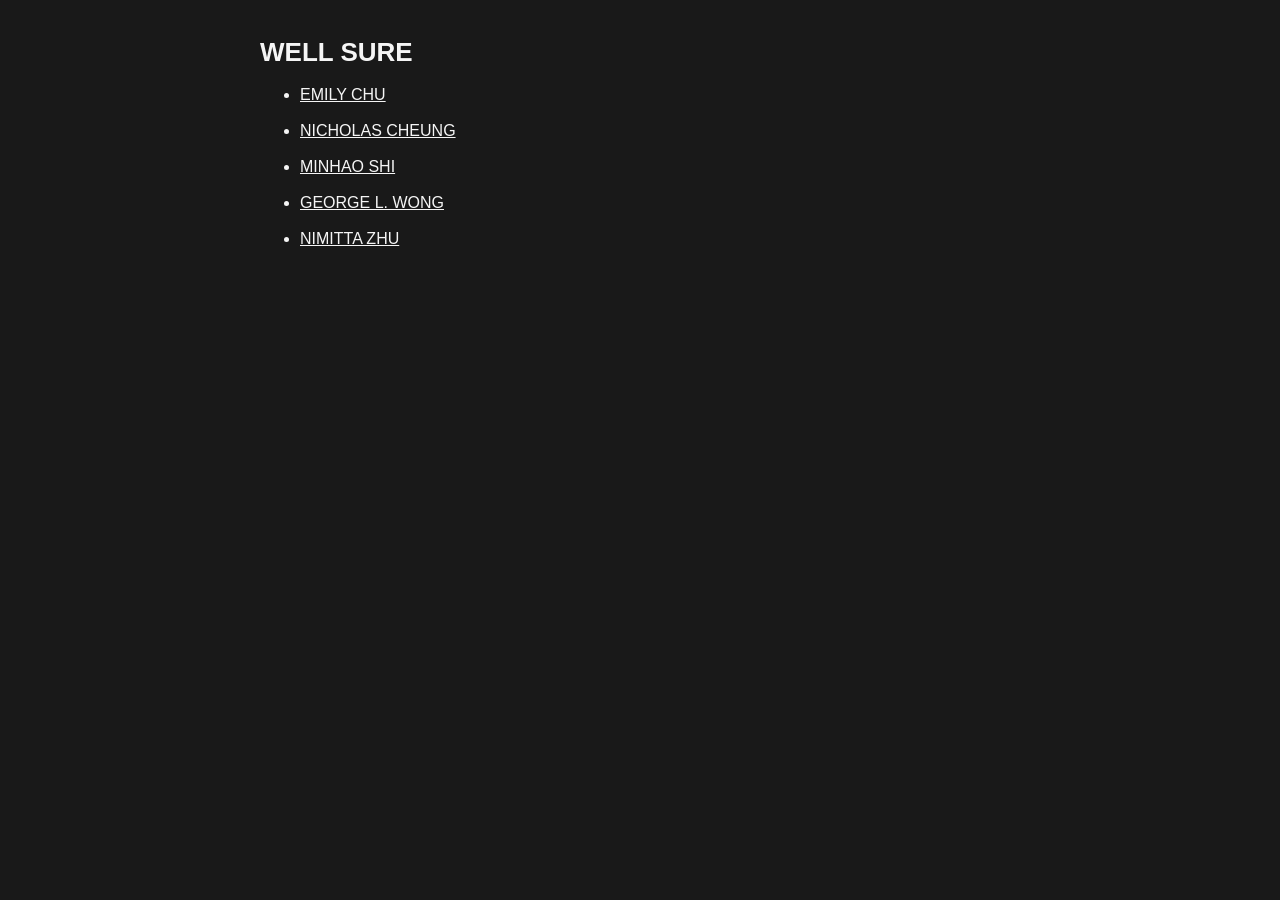
<file: index.html>
<!doctype html><html lang="en"><meta charset="utf-8"><meta name="viewport" content="width=device-width,initial-scale=1"><meta name="robots" content="noindex"><title>WELL SURE | Contacts</title><link rel="stylesheet" href="style.css"><main><h1>WELL SURE</h1><ul><li><a href="emily-chu/">EMILY CHU</a></li><li><a href="nicholas-cheung/">NICHOLAS CHEUNG</a></li><li><a href="minhao-shi/">MINHAO SHI</a></li><li><a href="george-l-wong/">GEORGE L. WONG</a></li><li><a href="nimitta-zhu/">NIMITTA ZHU</a></li></ul></main></html>
</file>
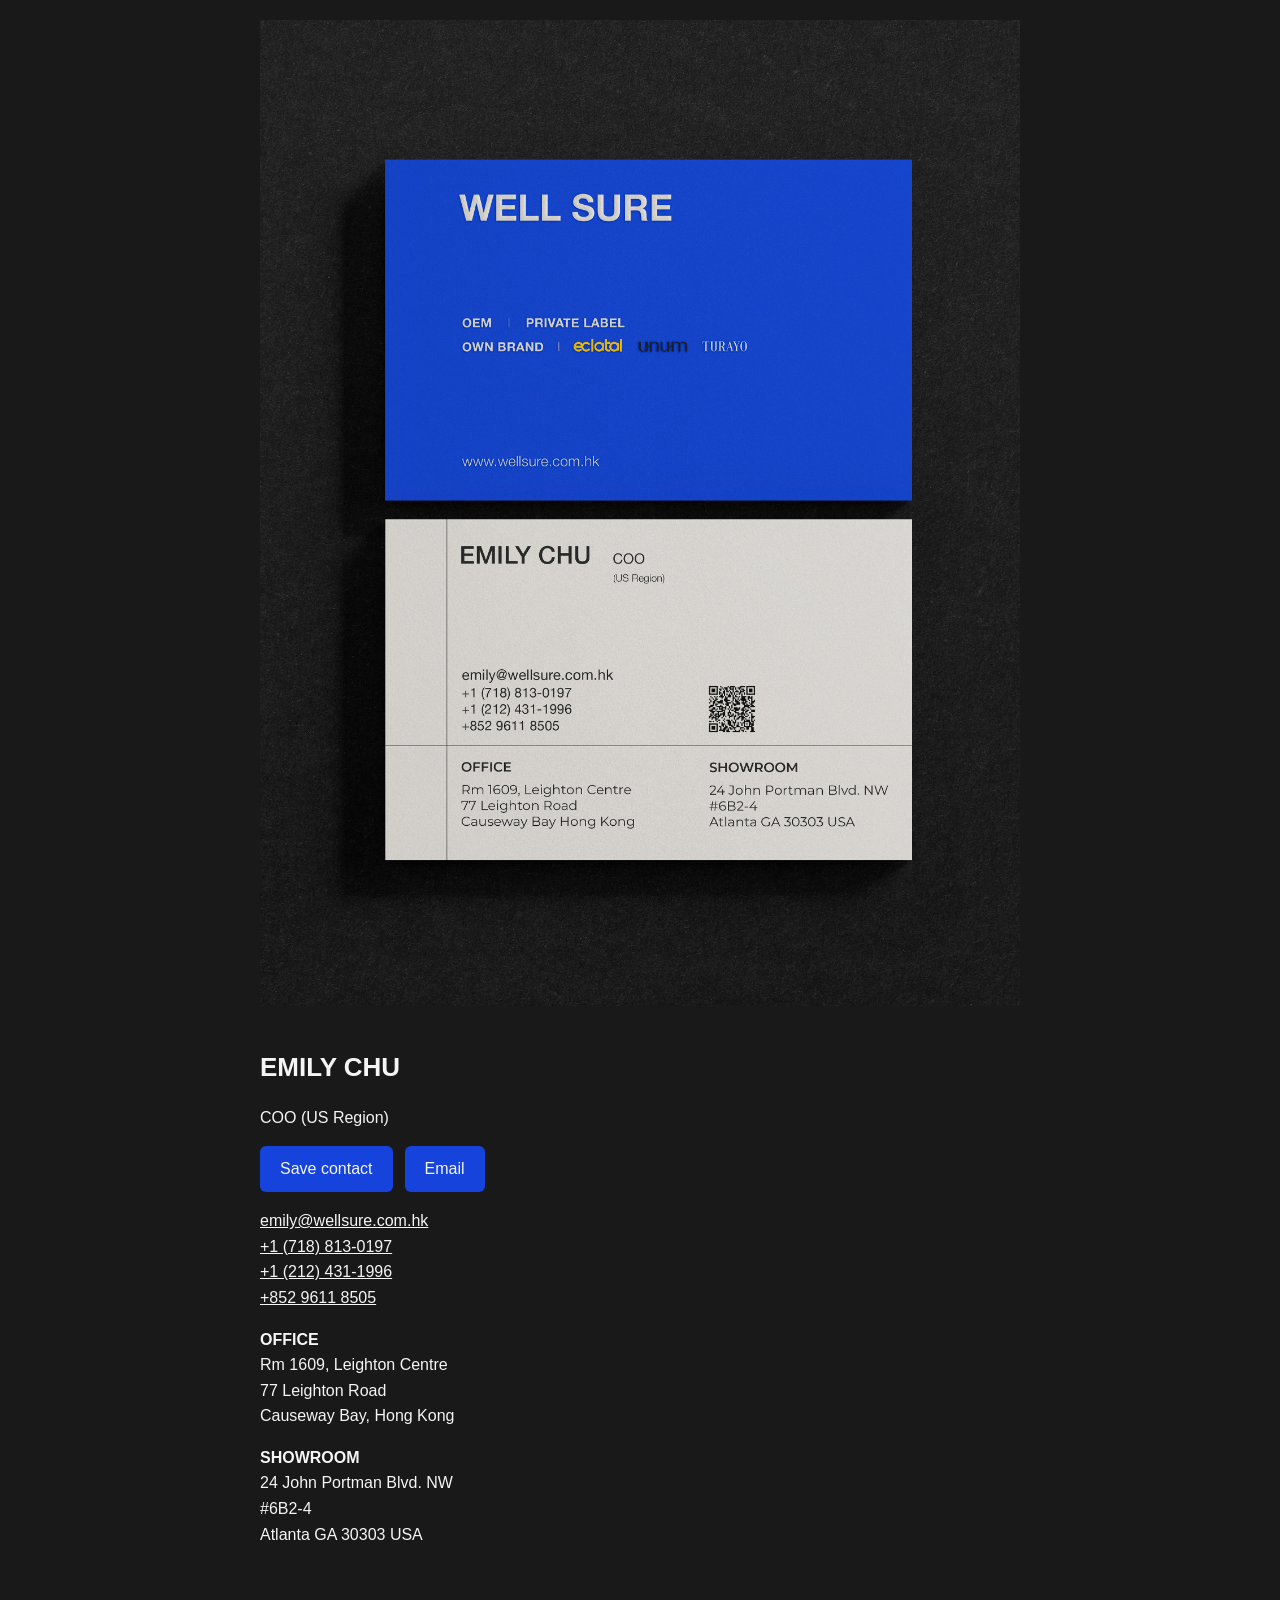
<file: emily-chu/index.html>
<!doctype html><html lang="en"><meta charset="utf-8"><meta name="viewport" content="width=device-width, initial-scale=1"><title>EMILY CHU | WELL SURE</title><meta name="robots" content="noindex"><link rel="stylesheet" href="../style.css"><main><img src="card.jpg" alt="WELL SURE business card for EMILY CHU"><section><h1>EMILY CHU</h1><p>COO (US Region)</p><nav><a href="contact.vcf" download>Save contact</a><a href="mailto:emily@wellsure.com.hk">Email</a></nav><p><a href="mailto:emily@wellsure.com.hk">emily@wellsure.com.hk</a><br><a href="tel:+17188130197">+1 (718) 813-0197</a><br><a href="tel:+12124311996">+1 (212) 431-1996</a><br><a href="tel:+85296118505">+852 9611 8505</a></p><p><strong>OFFICE</strong><br>Rm 1609, Leighton Centre<br>77 Leighton Road<br>Causeway Bay, Hong Kong</p><p><strong>SHOWROOM</strong><br>24 John Portman Blvd. NW<br>#6B2-4<br>Atlanta GA 30303 USA</p></section></main></html>
</file>
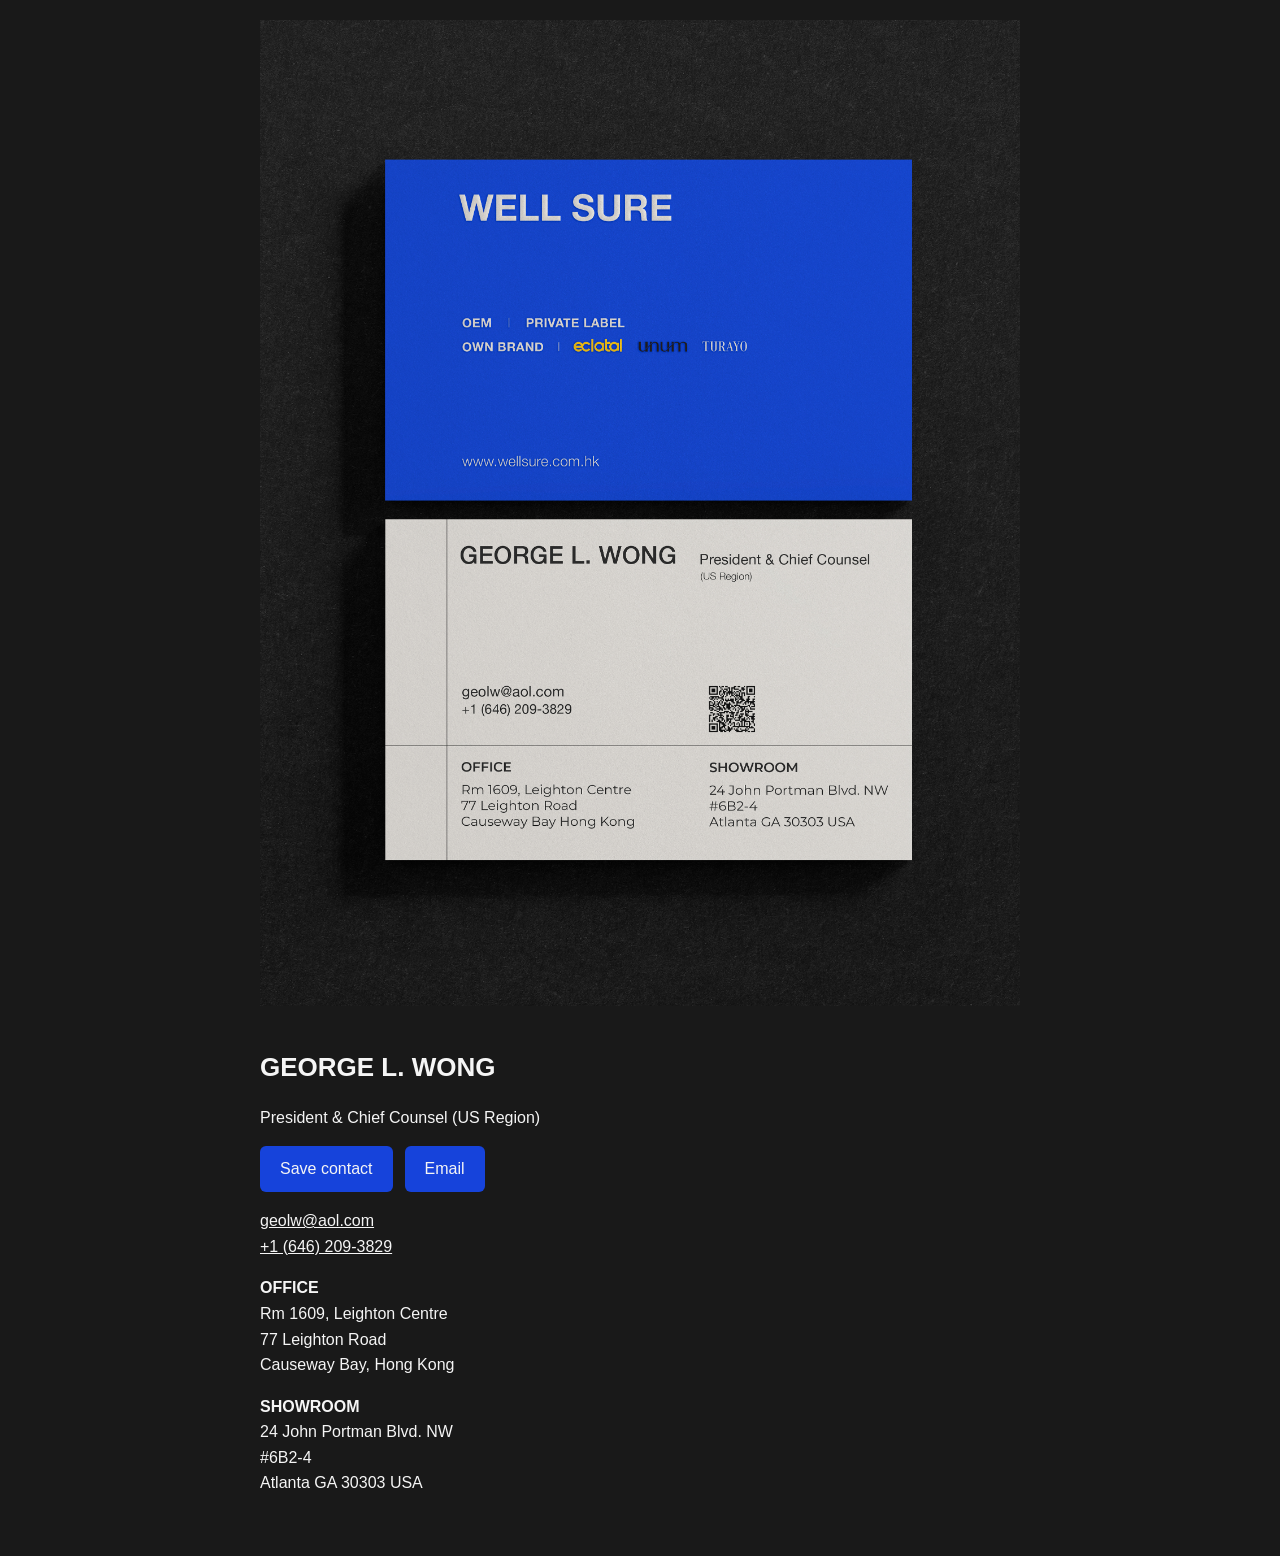
<file: george-l-wong/index.html>
<!doctype html><html lang="en"><meta charset="utf-8"><meta name="viewport" content="width=device-width, initial-scale=1"><title>GEORGE L. WONG | WELL SURE</title><meta name="robots" content="noindex"><link rel="stylesheet" href="../style.css"><main><img src="card.jpg" alt="WELL SURE business card for GEORGE L. WONG"><section><h1>GEORGE L. WONG</h1><p>President &amp; Chief Counsel (US Region)</p><nav><a href="contact.vcf" download>Save contact</a><a href="mailto:geolw@aol.com">Email</a></nav><p><a href="mailto:geolw@aol.com">geolw@aol.com</a><br><a href="tel:+16462093829">+1 (646) 209-3829</a></p><p><strong>OFFICE</strong><br>Rm 1609, Leighton Centre<br>77 Leighton Road<br>Causeway Bay, Hong Kong</p><p><strong>SHOWROOM</strong><br>24 John Portman Blvd. NW<br>#6B2-4<br>Atlanta GA 30303 USA</p></section></main></html>
</file>
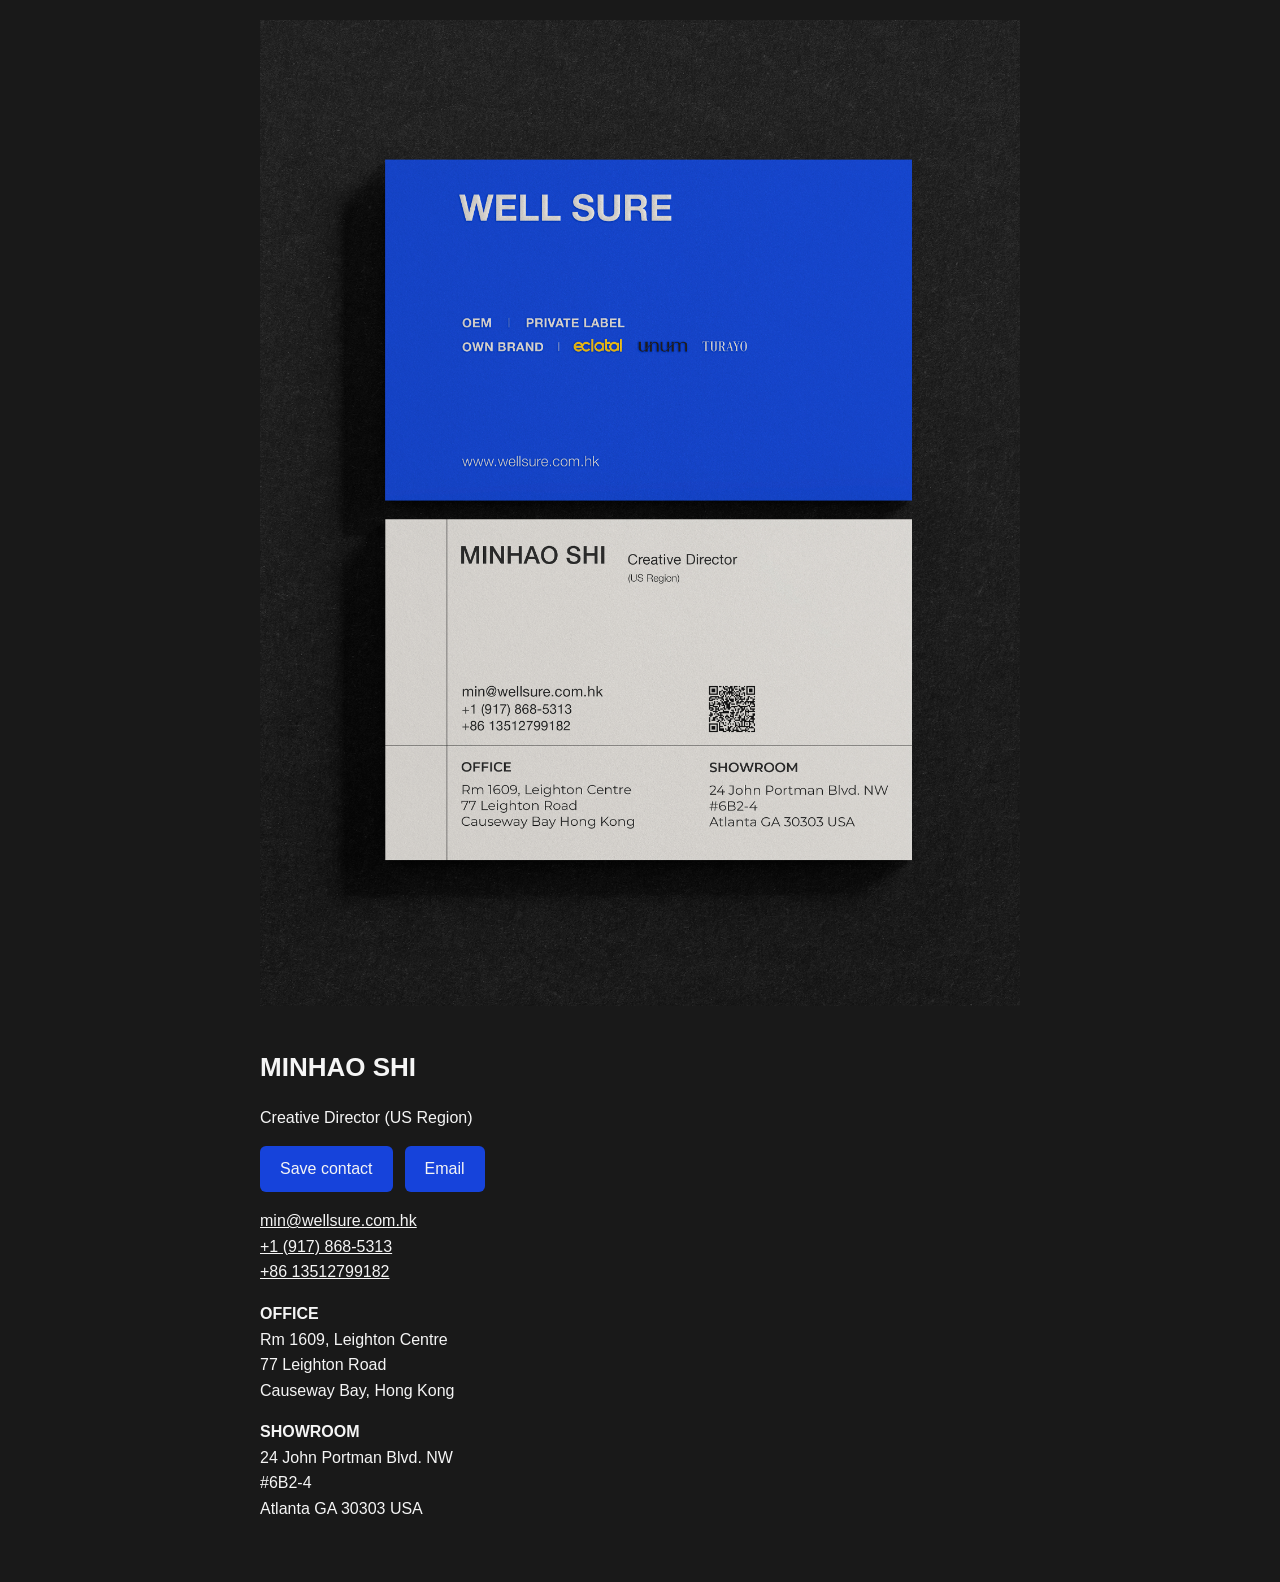
<file: minhao-shi/index.html>
<!doctype html><html lang="en"><meta charset="utf-8"><meta name="viewport" content="width=device-width, initial-scale=1"><title>MINHAO SHI | WELL SURE</title><meta name="robots" content="noindex"><link rel="stylesheet" href="../style.css"><main><img src="card.jpg" alt="WELL SURE business card for MINHAO SHI"><section><h1>MINHAO SHI</h1><p>Creative Director (US Region)</p><nav><a href="contact.vcf" download>Save contact</a><a href="mailto:min@wellsure.com.hk">Email</a></nav><p><a href="mailto:min@wellsure.com.hk">min@wellsure.com.hk</a><br><a href="tel:+19178685313">+1 (917) 868-5313</a><br><a href="tel:+8613512799182">+86 13512799182</a></p><p><strong>OFFICE</strong><br>Rm 1609, Leighton Centre<br>77 Leighton Road<br>Causeway Bay, Hong Kong</p><p><strong>SHOWROOM</strong><br>24 John Portman Blvd. NW<br>#6B2-4<br>Atlanta GA 30303 USA</p></section></main></html>
</file>
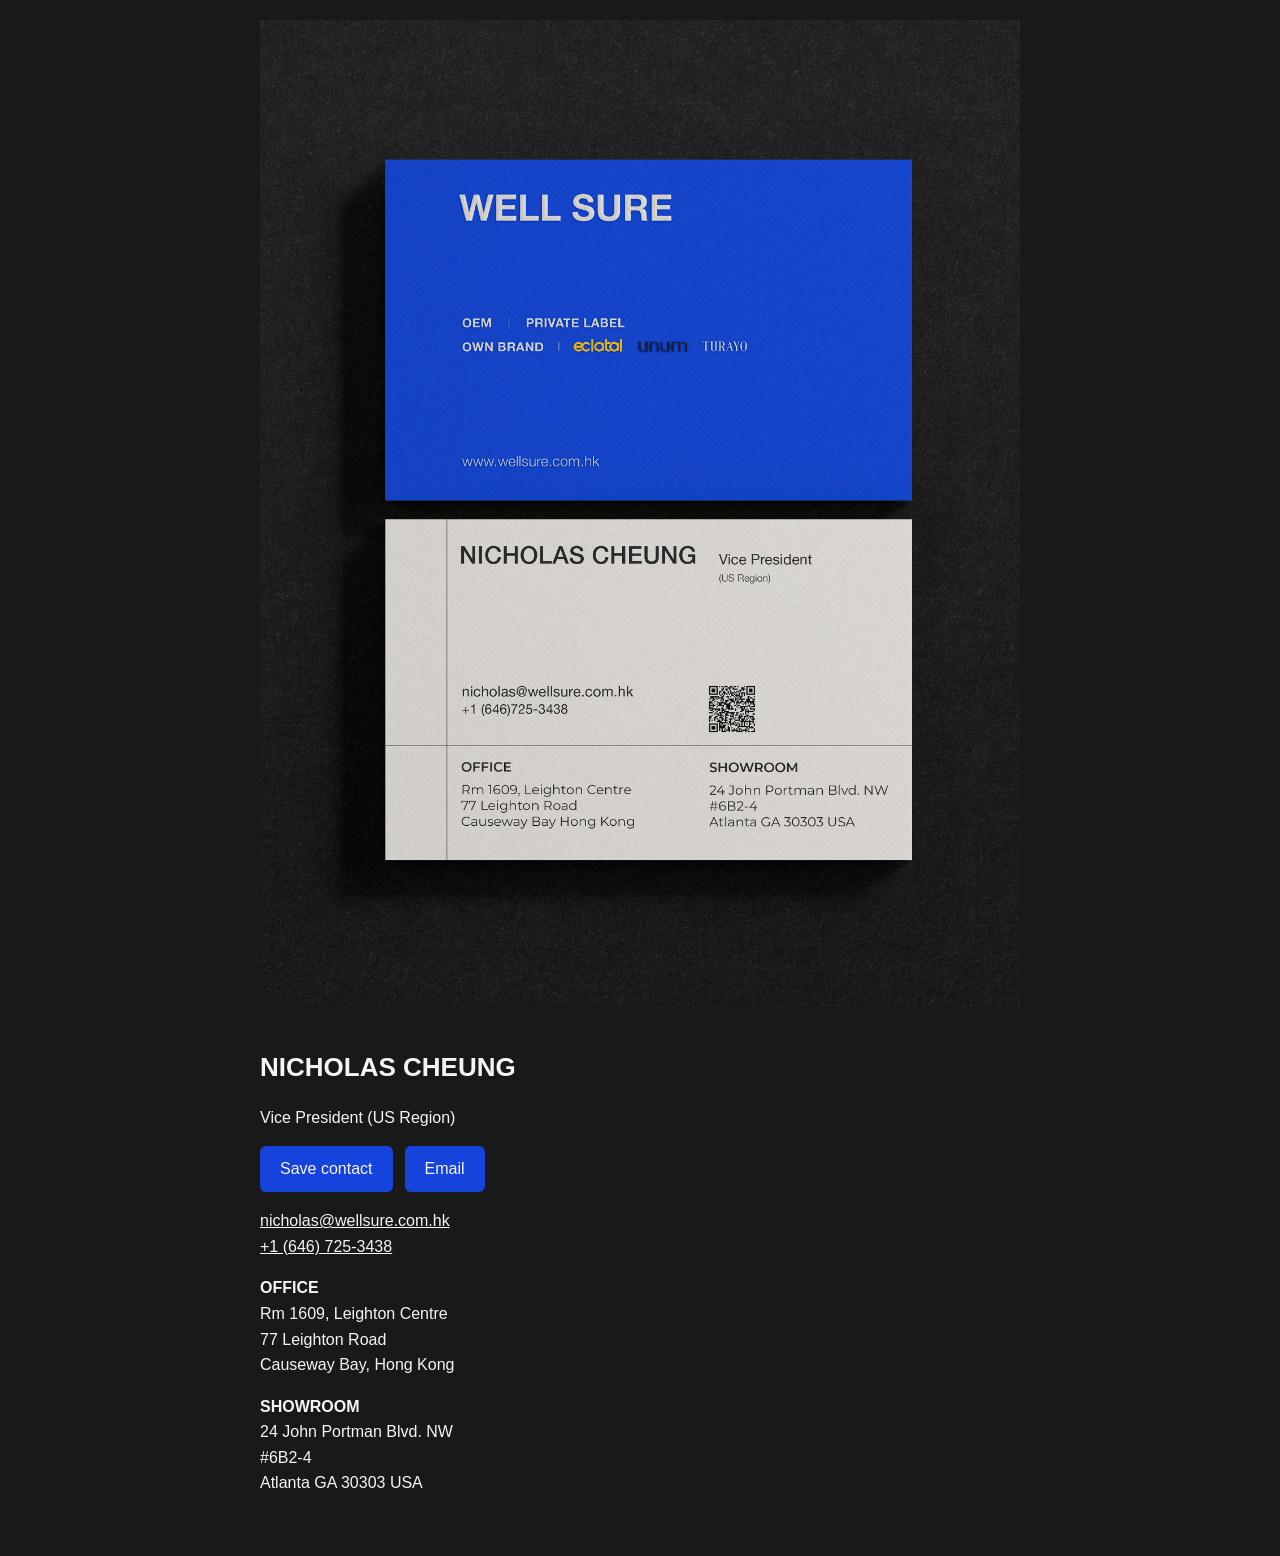
<file: nicholas-cheung/index.html>
<!doctype html><html lang="en"><meta charset="utf-8"><meta name="viewport" content="width=device-width, initial-scale=1"><title>NICHOLAS CHEUNG | WELL SURE</title><meta name="robots" content="noindex"><link rel="stylesheet" href="../style.css"><main><img src="card.jpg" alt="WELL SURE business card for NICHOLAS CHEUNG"><section><h1>NICHOLAS CHEUNG</h1><p>Vice President (US Region)</p><nav><a href="contact.vcf" download>Save contact</a><a href="mailto:nicholas@wellsure.com.hk">Email</a></nav><p><a href="mailto:nicholas@wellsure.com.hk">nicholas@wellsure.com.hk</a><br><a href="tel:+16467253438">+1 (646) 725-3438</a></p><p><strong>OFFICE</strong><br>Rm 1609, Leighton Centre<br>77 Leighton Road<br>Causeway Bay, Hong Kong</p><p><strong>SHOWROOM</strong><br>24 John Portman Blvd. NW<br>#6B2-4<br>Atlanta GA 30303 USA</p></section></main></html>
</file>
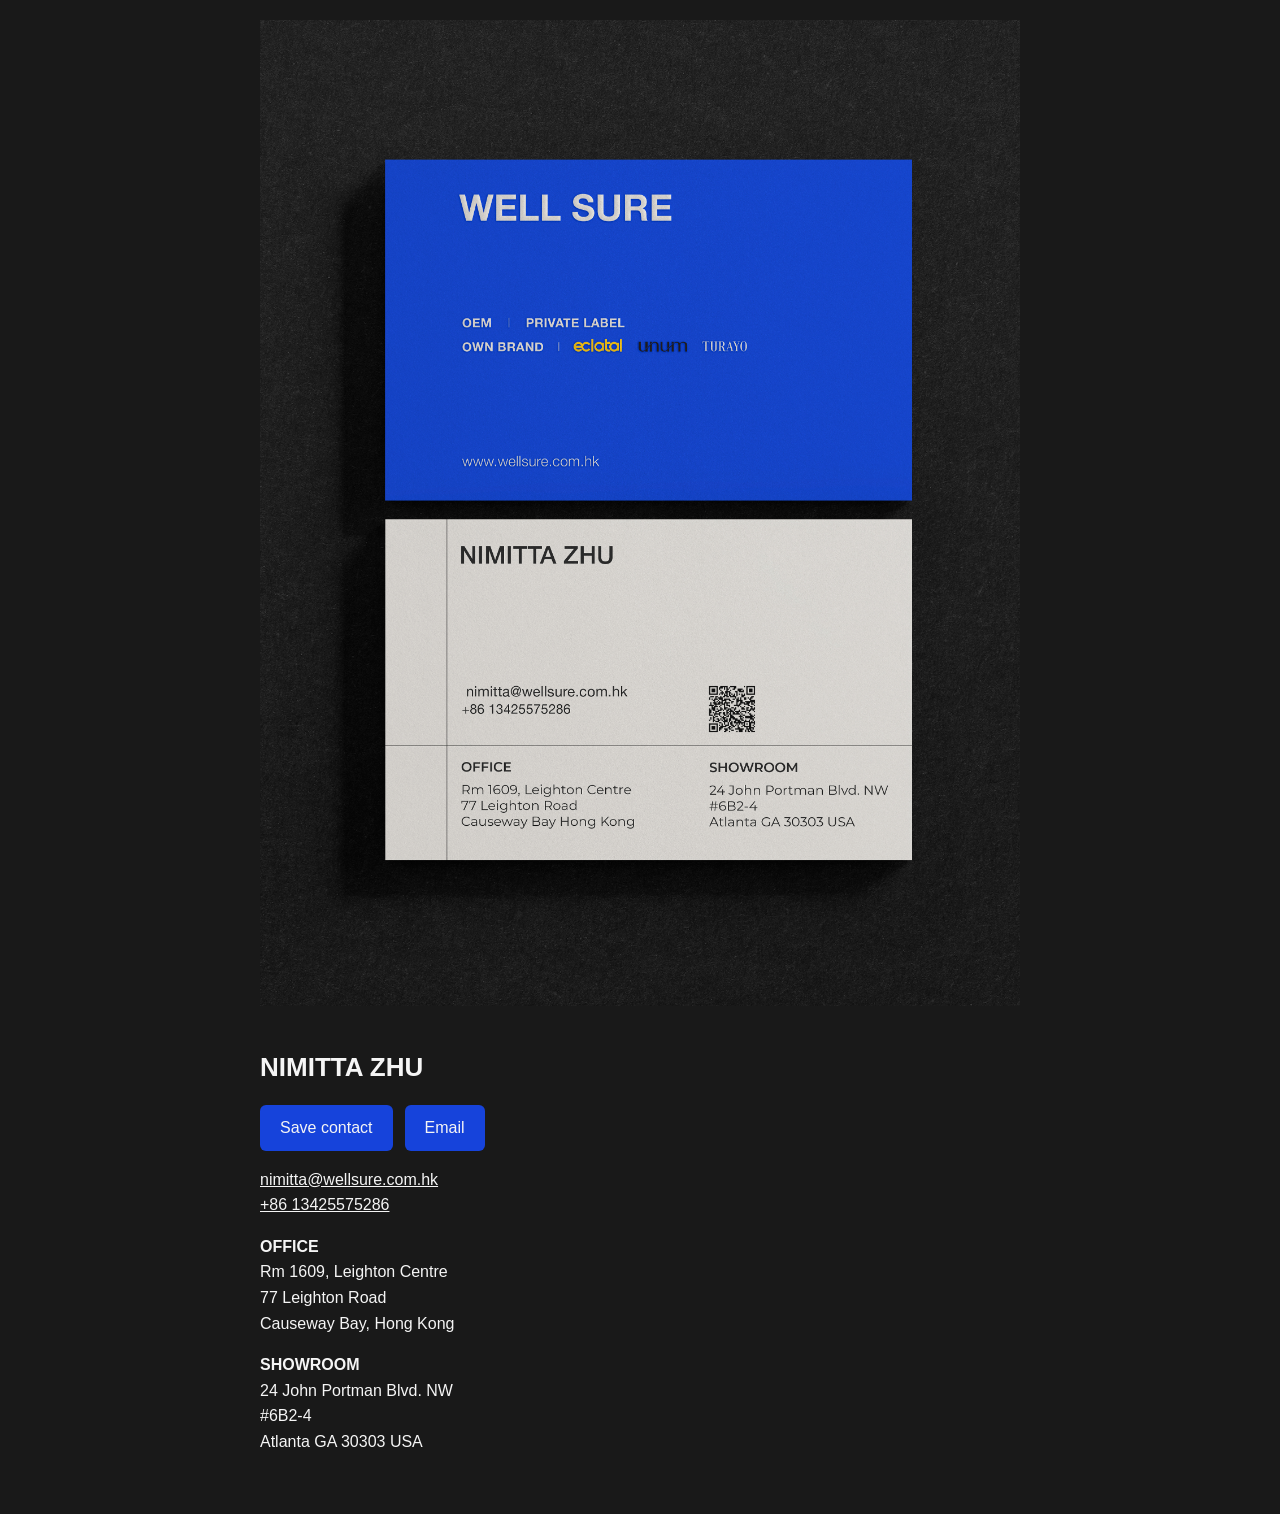
<file: nimitta-zhu/index.html>
<!doctype html><html lang="en"><meta charset="utf-8"><meta name="viewport" content="width=device-width, initial-scale=1"><title>NIMITTA ZHU | WELL SURE</title><meta name="robots" content="noindex"><link rel="stylesheet" href="../style.css"><main><img src="card.jpg" alt="WELL SURE business card for NIMITTA ZHU"><section><h1>NIMITTA ZHU</h1><p></p><nav><a href="contact.vcf" download>Save contact</a><a href="mailto:nimitta@wellsure.com.hk">Email</a></nav><p><a href="mailto:nimitta@wellsure.com.hk">nimitta@wellsure.com.hk</a><br><a href="tel:+8613425575286">+86 13425575286</a></p><p><strong>OFFICE</strong><br>Rm 1609, Leighton Centre<br>77 Leighton Road<br>Causeway Bay, Hong Kong</p><p><strong>SHOWROOM</strong><br>24 John Portman Blvd. NW<br>#6B2-4<br>Atlanta GA 30303 USA</p></section></main></html>
</file>
<file: style.css>
*{box-sizing:border-box}body{margin:0;background:#191919;color:#f5f5f5;font-family:Arial,sans-serif}main{max-width:800px;margin:auto;padding:20px}img{width:100%;height:auto;display:block}section{padding:24px 0}h1{font-size:26px}p{line-height:1.6}a{color:inherit}nav{display:flex;gap:12px;flex-wrap:wrap}nav a{padding:14px 20px;background:#1643db;border-radius:6px;text-decoration:none}li{margin:18px 0}small{color:#bbb}
</file>
